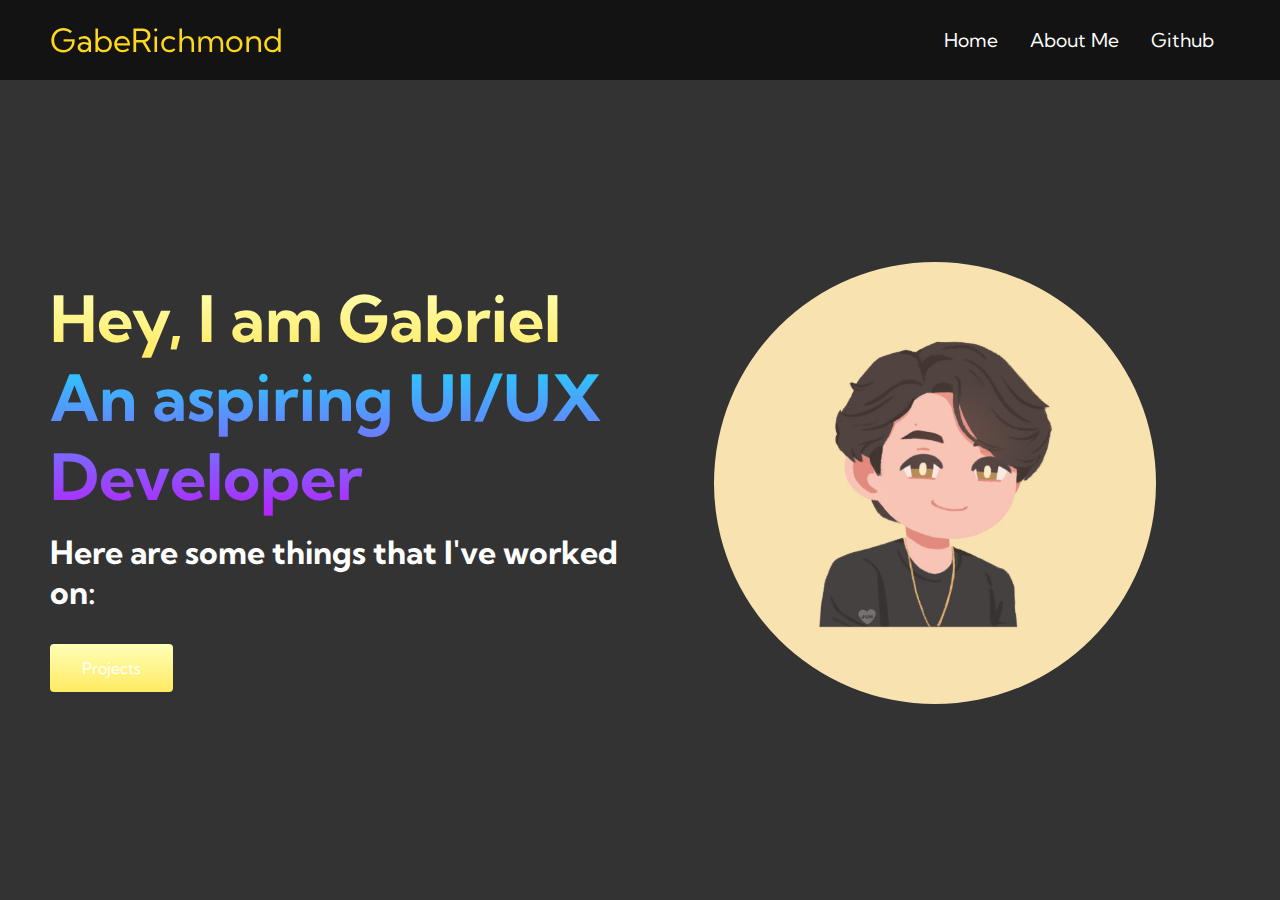
<file: index.html>
<!DOCTYPE html>
<html lang="en">
<head>
    <meta charset="UTF-8">
    <meta name="viewport" content="width=device-width, initial-scale=1.0">
    <title>GabeRichmond Portfolio</title>
    <link rel="stylesheet" href="style.css">
    <link href="https://fonts.googleapis.com/css2?family=Kumbh+Sans:wght@700&display=swap" rel="stylesheet">
    <script defer src="app.js"></script>
</head>
<body>
    <nav class="navbar">
        <div class="navbar__container">
            <a href="/" id="navbar__logo">GabeRichmond</a>
            <div class="navbar__toggle" id="mobile-menu">
                <span class="bar"></span>
                <span class="bar"></span>
                <span class="bar"></span>
            </div>
            <ul class="navbar__menu">
                <li class="navbar__item">
                    <a href="/" class="navbar__links">
                        Home
                    </a>
                </li>
                <li class="navbar__item">
                    <a href="/about.html" class="navbar__links">
                        About Me
                    </a>
                </li>
                <li class="navbar__item">
                    <a href="https://github.com/GabeRichmond?tab=repositories" class="navbar__links">
                        Github
                    </a>
                </li>
            </ul>
        </div>
    </nav>

    <div class="main">
        <div class="main__container">
            <div class="main__content">
                <h1>Hey, I am Gabriel</h1>
                <h2>An aspiring UI/UX Developer</h2>
                <p>Here are some things that I've worked on: </p>
                <button class="main__btn"><a href="/about.html#projects">Projects</a></button>
            </div>
            <div class="main__img--container">
                <img src="images/gaberichmond.jpg" alt="pic" id="main__img">
            </div>
        </div>
    </div>
</body>
</html>
</file>
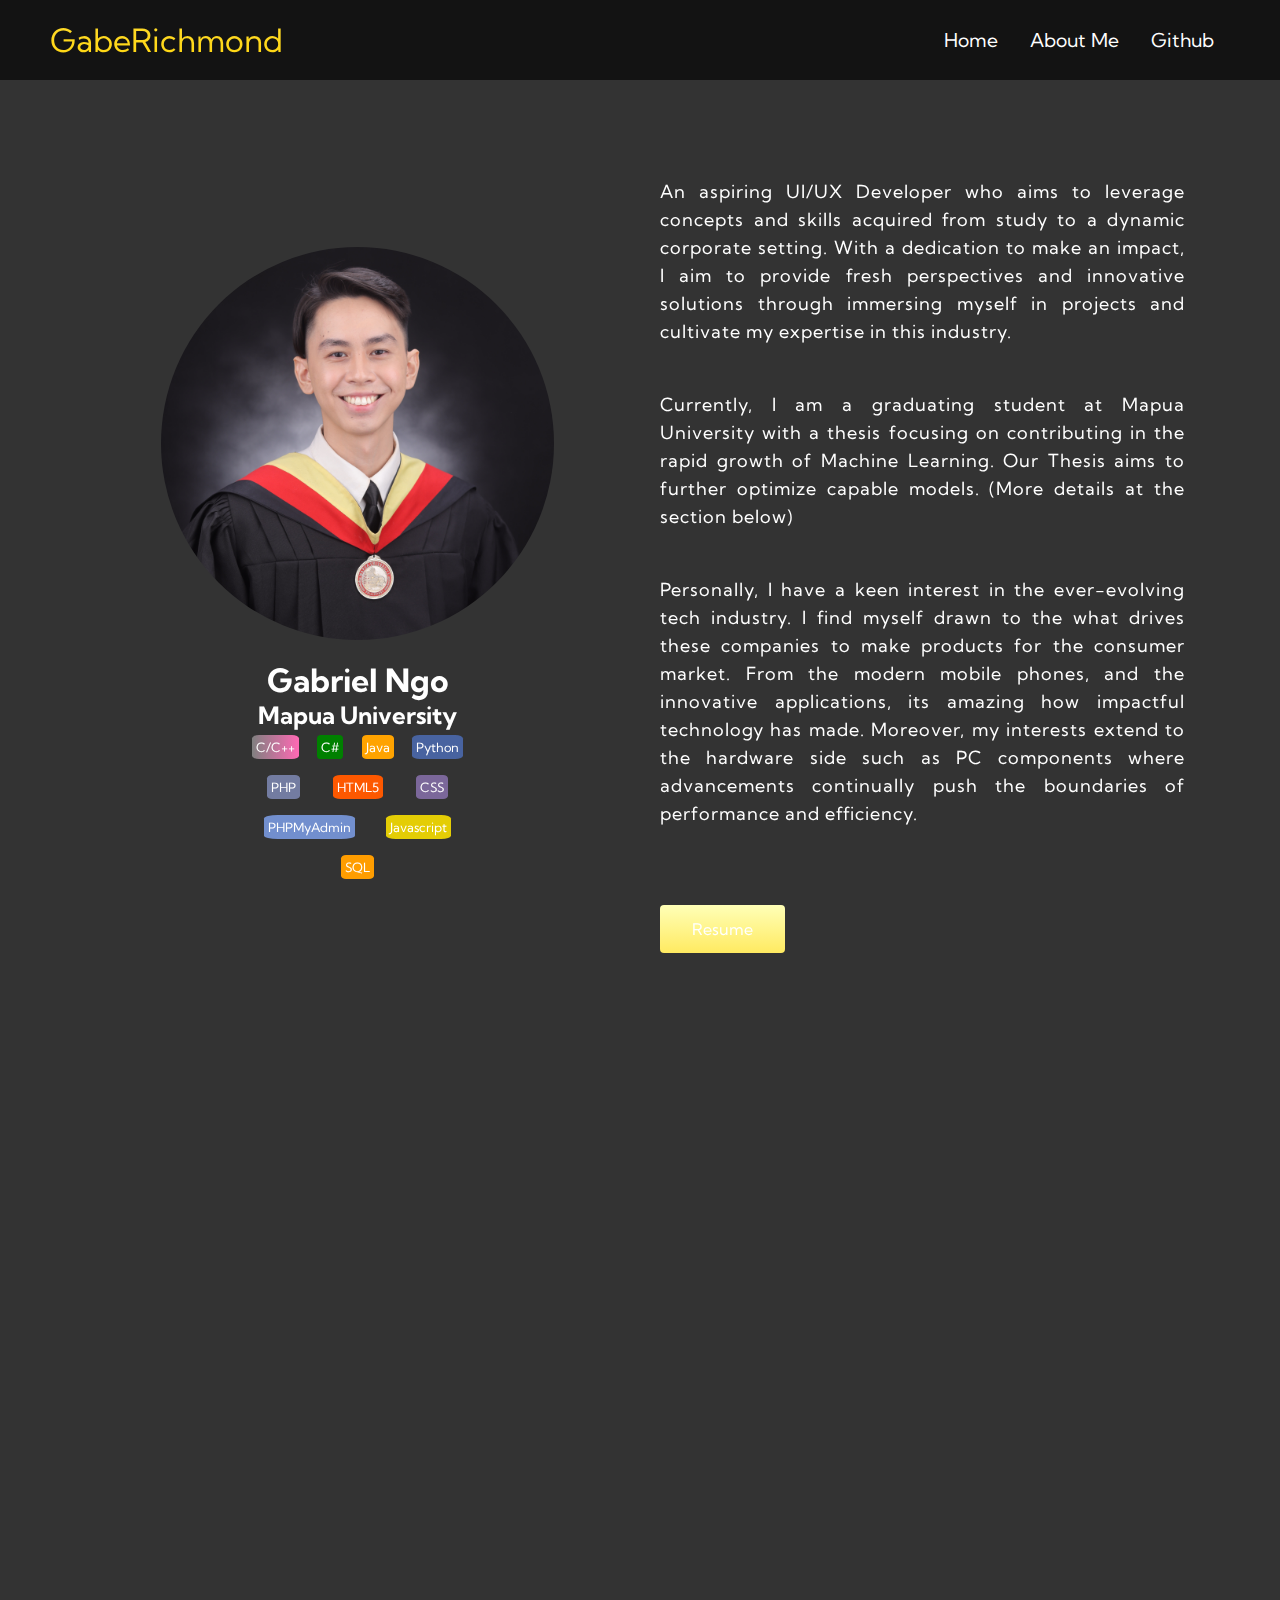
<file: about.html>
<!DOCTYPE html>
<html lang="en">
<head>
    <meta charset="UTF-8">
    <meta name="viewport" content="width=device-width, initial-scale=1.0">
    <title>GabeRichmond Portfolio</title>
    <link rel="stylesheet" href="style.css">
    <link href="https://fonts.googleapis.com/css2?family=Kumbh+Sans:wght@700&display=swap" rel="stylesheet">
    <meta name="viewport" content="width=device-width, initial-scale=1.0">
    <script defer src="app.js"></script>
</head>
<body>
    <nav class="navbar">
        <div class="navbar__container">
            <a href="/" id="navbar__logo">GabeRichmond</a>
            <div class="navbar__toggle" id="mobile-menu">
                <span class="bar"></span>
                <span class="bar"></span>
                <span class="bar"></span>
            </div>
            <ul class="navbar__menu">
                <li class="navbar__item">
                    <a href="/index.html" class="navbar__links">
                        Home
                    </a>
                </li>
                <li class="navbar__item">
                    <a href="/about.html" class="navbar__links">
                        About Me
                    </a>
                </li>
                <li class="navbar__item">
                    <a href="https://github.com/GabeRichmond?tab=repositories" class="navbar__links">
                        Github
                    </a>
                </li>
            </ul>
        </div>
    </nav>
    <div class="main">
        <section class="hidden">
            <div class="about">
                <div class="about__content">
                    <div class="about__profile">
                        <img src="images/gradpic.jpg" alt="pic" id="main__img">
                        <h1>Gabriel Ngo</h1>
                        <h5>Mapua University</h5>
                            <div class="about__container">
                                <div class="item1">C/C++</div>
                                <div class="item2">C#</div>
                                <div class="item3">Java</div>
                                <div class="item4">Python</div>
                                <div class="item5">PHP</div>
                                <div class="item6">HTML5</div>
                                <div class="item7">CSS</div>
                                <div class="item8">PHPMyAdmin</div>
                                <div class="item9">Javascript</div>
                                <div class="item10">SQL</div>
                            </div>
                    </div>
                    <div class="about__text">
                        <p>An aspiring UI/UX Developer who aims to leverage concepts and skills acquired from study to a dynamic corporate setting. With a dedication to make an impact, I aim to provide fresh perspectives and innovative solutions through immersing myself in projects and cultivate my expertise in this industry.</p>
                        <p>Currently, I am a graduating student at Mapua University with a thesis focusing on contributing in the rapid growth of Machine Learning. Our Thesis aims to further optimize capable models. (More details at the section below)</p>
                        <p>Personally, I have a keen interest in the ever-evolving tech industry. I find myself drawn to the what drives these companies to make products for the consumer market. From the modern mobile phones, and the innovative applications, its amazing how impactful technology has made. Moreover, my interests extend to the hardware side such as PC components where advancements continually push the boundaries of performance and efficiency. </p>
                        <button class="main__btn"><a href="https://drive.google.com/file/d/1RlkxDLe7a9VSnmMXndHZWpzwBkeeeiPP/view?usp=sharing">Resume</a></button>
                    </div>
                </div>
            </div>
        </section>
        
        <section class="hidden">
            <div id="projects" class="projects">
                <h1>Here are some things I've worked on: </h1> <br>
                <div class="box-container">
                    <div class="box hidden">
    <!--                     <img src="/images" alt="pic"> -->
                        <h3>Thesis</h3>
                        <h4>A Comparative Analysis of Quantized and Non-Quantized BERT Model Performance for the Low-Resource Tagalog Language through Binary Text Classification (2022-2024)</h4>
                        <p>In our study, we employ Google's powerful transformer model BERT for binary sentiment analysis, a crucial task in natural language processing. Leveraging state-of-the-art machine learning techniques, we apply quantization to the transformer model. This approach aims to optimize the model by significantly reducing hardware requirements without compromising its capability in accurately classifying text sentiment. Our research highlights the efficacy of quantization in enhancing the efficiency and practicality of deep learning models for real-world applications.</p>
                        <button class="main__btn"><a href="https://github.com/GabeRichmond/tagalog-bert-comparative-analysis">Link</a></button>
                    </div>
                    <div class="box hidden">
    <!--                     <img src="/images" alt="pic"> -->
                        <h3>Project</h3>
                        <h4>DocQueue</h4>
                        <p>During our software engineering classes at Mapua University, one of the requirements was to create an mobile application. The concept our group had in mind was to develop a patient-doctor appointment application with features such as sign-up, login, validation and setting an appointment based on availability and schedules. It is hosted locally for presentation purposes, but it demonstrates practical implementation of software engineering principles in addressing real-world needs in other industries such as healthcare. </p>
                        <button class="main__btn"><a href="https://github.com/GabeRichmond/DocQueue">Link</a></button>
                    </div>
    <!--                 <div class="box">
                        <img src="/images" alt="pic">
                        <h3>Project</h3>
                        <p>Project description</p>
                        <button class="main__btn"><a href="/">Link</a></button>
                    </div> -->
                </div>
            </div>
        </section>
    </div>
</body>
</html>
</file>
<file: style.css>
:root {
    --border: .2rem solid rgba(0,0,0,.1);
    --outline: .1rem solid rgba(0,0,0,.1);
    --box-shadow: 0 .5rem 1.5rem rgba(0,0,0,.1);
    --outline-hover: .2rem solid #ffd400;
}

* {
    box-sizing: border-box;
    margin: 0;
    padding: 0;
    font-family: 'Kumbh Sans', sans-serif;
}

.navbar {
    background: #131313;
    height: 80px;
    display: flex;
    justify-content: center;
    align-items: center;
    font-size: 1.2rem;
    position: sticky;
    top: 0;
    z-index: 999;
}

.navbar__container {
    display: flex;
    justify-content: space-between;
    height: 80px;
    z-index: 1;
    width: 100%;
    max-width: 1300px;
    margin: 0 auto;
    padding: 0 50px;
}

#navbar__logo {
    background-color: #ff8177;
    background-image: linear-gradient(to top, #FFD400 0%, #FFDD3C 100%);
    background-size: 100%;
    -webkit-background-clip: text;
    -moz-background-clip: text;
    -webkit-text-fill-color: transparent;
    -moz-text-fill-color: transparent;
    display: flex;
    align-items: center;
    cursor: pointer;
    text-decoration: none;
    font-size: 2rem;
}

.fa-gem {
    margin-right: 0.5rem;
}

.navbar__menu {
    display: flex;
    align-items: center;
    list-style: none;
    text-align: center;
}

.navbar__item {
    height: 80px;
}

.navbar__links {
    color: #fff;
    display: flex;
    align-items: center;
    justify-content: center;
    text-decoration: none;
    padding: 0 1rem;
    height: 100%;
}

@media screen and (max-width: 960px) {
    .navbar__container {
        display: flex;
        justify-content: space-between;
        height: 80px;
        z-index: 1;
        width: 100%;
        max-width: 1300px;
        padding: 0;
    }

    .navbar__menu {
        display: grid;
        grid-template-columns: auto;
        margin: 0;
        width: 100%;
        position: absolute;
        top: -1000px;
        opacity: 0;
        transition: all 0.5s ease;
        height: 50vh;
        z-index: -1;
        background: #131313;
    }

    .navbar__menu.active {
        background: #131313;
        top: 100%;
        opacity: 1;
        transition: all 0.5s ease;
        z-index: 99;
        height: 50vh;
        font-size: 1.6rem;
    }

    #navbar__logo {
        padding-left: 25px;
    }

    .navbar__toggle .bar {
        display: block;
        width: 25px;
        height: 3px;
        margin: 5px auto;
        transition: all 0.3s ease-in-out;
        background-color: #fff;
    }

    .navbar__item {
        width: 100%;
    }

    .navbar__links{
        text-align: center;
        padding: 2rem;
        width: 100%;
        display: table;
    }

    #mobile-menu {
        position: absolute;
        top: 20%;
        right: 5%;
        transform: translate(5%, 20%);
    }

    #mobile-menu.is-active .bar:nth-child(2) {
        opacity: 0;
    }

    #mobile-menu.is-active .bar:nth-child(1) {
        transform: translateY(8px) rotate(45deg);
    }    

    #mobile-menu.is-active .bar:nth-child(3) {
        transform: translateY(-8px) rotate(-45deg);
    }
}


body,html {
    background-color: #333333;
    margin: 0;
    padding: 0;
    height: 100%;
}

.main__container {
    display: grid;
    grid-template-columns: 1fr 1fr;
    align-items: center;
    justify-self: center;
    margin: 0 auto;
    height: 90vh;
    background-color: #333333;
    z-index: 1;
    width: 100%;
    max-width: 1300px;
    padding: 0 50px;
    animation: transitionIn 1s;
}

@keyframes transitionIn {
    from {
        opacity: 0;
        transform: rotateX(-10deg);
    }
    to {
        opacity: 1;
        transform: rotateX(0);
    }
}

.main__content h1 {
    font-size: 4rem;
    background-color: #fff063;
    background-image: linear-gradient(to top, #FFEA61 0%, #FFFFB7 100%);
    background-size: 100%;
    -webkit-background-clip: text;
    -moz-background-clip: text;
    -webkit-text-fill-color: transparent;
    -moz-text-fill-color: transparent;
    width: 100%;
    white-space: nowrap;
    overflow: hidden;
    animation: 
        typing 2s /* steps(17) */,
        cursor .4s step-end infinite alternate;
}

@keyframes cursor {
    50% {border-color: transparent;}
}

@keyframes typing {
    from {width: 0;}
}

.main__content h2 {
    font-size: 4rem;
    background-color: #fff063;
    background-image: linear-gradient(to top, #b721ff 0%, #21d4fd 100%);
    background-size: 100%;
    -webkit-background-clip: text;
    -moz-background-clip: text;
    -webkit-text-fill-color: transparent;
    -moz-text-fill-color: transparent;
}

.main__content p {
    margin-top: 1rem;
    font-size: 2rem;
    font-weight: 700;
    color: #fff;
}

.main__btn {
    font-size: 1rem;
    background-image: linear-gradient(to top, #FFEA61 0%, #FFFFB7 100%);
    padding: 14px 32px;
    border: none;
    border-radius: 4px;
    color: #fff;
    margin-top: 2rem;
    cursor: pointer;
    position: relative;
    transition: all 0.35s;
    outline: none;
}

.main__btn a {
    position: relative;
    z-index: 2;
    color: #fff;
    text-decoration: none;
}

.main__btn:after {
    position: absolute;
    content: '';
    top: 0;
    left: 0;
    width: 0;
    height: 100%;
    background: #21d4fd;
    transition: all 0.35s;
    border-radius: 4px;
}

.main__btn:hover {
    color: #fff;
}

.main__btn:hover:after {
    width: 100%;
}

.main__img--container {
    text-align: center;
}

#main__img {
    height: 75%;
    width: 75%;
    border-radius: 50%;
}

@media screen and (max-width: 768px) {
    .main__container {
        display: grid;
        grid-template-columns: auto;
        align-items: center;
        justify-self: center;
        width: 100%;
        margin: 0 auto;
        height: 90vh;
    }

    .main__content {
        text-align: center;
        margin-bottom: 4rem;
    }

    .main__content h1 {
        font-size: 2.5rem;
        margin-top: 2rem;
    }

    .main__content h2 {
        font-size: 3rem;
    }

    .main__content p {
        margin-top: 1rem;
        font-size: 1.5rem;
    }
}

@media screen and (max-width: 480px) {
    .main__content h1 {
        font-size: 2rem;
        margin-top: 3rem;
    }

    .main__content h2 {
        font-size: 2rem;
    }

    .main__content p {
        margin-top: 2rem;
        font-size: 1.5rem;
    }

    .main__btn {
        padding: 12px 36px;
        margin: 2.5rem 0;
    }
}

.about {
    display: flex;
    width: 100%;
    padding-top: 78px;
    background-color: #333333;
}

.about__text {
    flex: 1 1 50%;
    padding: 20px;
    width: 550px;
    text-align: justify;
    text-justify: inter-word;
}

.about__text p {
    color: #fff ;
    letter-spacing: 1px;
    line-height: 28px;
    font-size: 18px;
    margin-bottom: 45px;
}

.about__content {
    display: flex;
    flex-wrap: wrap;
    width: 1130px;
    max-width: 95%;
    margin: 0 auto;
    display: flex;
    align-items: center;
    justify-content: space-between;
}

.about__profile {
    flex: 1 1 50%;
    padding: 20px;
    width: 45%;
    text-align: center;
}

.about__profile h1 {
    color: #fff;
    font-size: 2rem;
    text-transform: capitalize;
    margin-top: 1rem;
}

.about__profile h5 {
    color: #fff;
    font-size: 1.5rem;
    text-transform: capitalize;
}

.about__container {
    color: #fff;
    font-size: 0.8rem;
    width: 225px;
    margin: 0 auto;
    padding: 0.4em;
    font-weight: 400;
    text-align: center;
    display: flex;
    flex-wrap: wrap;
    align-content: center;
    justify-content: space-evenly;
    gap: 1rem;
}

.item1 {
    background: linear-gradient(to right, #808080, #FF69B4);
    border-radius: 15%;
    padding: 4px;
}

.item2 {
    background:#008000;
    border-radius: 15%;
    padding: 4px;
}

.item3 {
    background:#ffa300;
    border-radius: 15%;
    padding: 4px;
}

.item4 {
    background:#4863A0;
    border-radius: 15%;
    padding: 4px;
}

.item5 {
    background:#737CA1;
    border-radius: 15%;
    padding: 4px;
}

.item6 {
    background:#FD5800;
    border-radius: 15%;
    padding: 4px;
}

.item7 {
    background:#7b679a;
    border-radius: 15%;
    padding: 4px;
}

.item8 {
    background:#728fce;
    border-radius: 15%;
    padding: 4px;
}

.item9 {
    background:#e4cd05;
    border-radius: 15%;
    padding: 4px;
}

.item10 {
    background:#ff9d00;
    border-radius: 15%;
    padding: 4px;
}

@media screen and (max-width: 768px) {
    .about__profile,
    .about__text {
        flex: 1 1 100%;
    }
    
}

.projects {
    padding: 4rem;
    margin: 1rem auto;
    max-width: 1300px;
    width: 100%;
    box-sizing: border-box;
}

.projects h1 {
    color: #fff;
    font-size: 2rem;
    margin-top: 1rem;
}

.projects p {
    text-align: justify;
    text-justify: inter-word;
}

.box-container {
    display: grid;
    grid-template-columns: repeat(auto-fit, minmax(20rem, 1fr));
    gap: 1.5rem;
    justify-items: center;
}

.box {
    padding: 3rem 2rem;
    background: #ffffff;
    outline: var(--outline);
    outline-offset: -1rem;
    text-align: center;
    box-shadow: var(--box-shadow);
    max-width: 100%; 
}

.box:nth-last-child() {
    transition-delay: 5ms;
}

.box:hover {
    outline: var(--outline-hover);
    outline-offset: 0rem;
}

.box h3 {
    font-size: 2rem;
    line-height: 1.8;
    color: #131313;
}

.box p {
    font-size: 1rem;
    line-height: 1.8;
    color: #131313;
    padding: 1rem 0;
}

.hidden {
    opacity: 0;
    transition: all 1s;
    filter: blur(5px);
    transform: translateX(-100%);
}

.show {
    opacity: 1;
    filter: blur(0);
    transform: translateX(0);
}

@media(prefers-reduced-motion) {
    .hidden {
        transition: none;
    }
}
</file>
